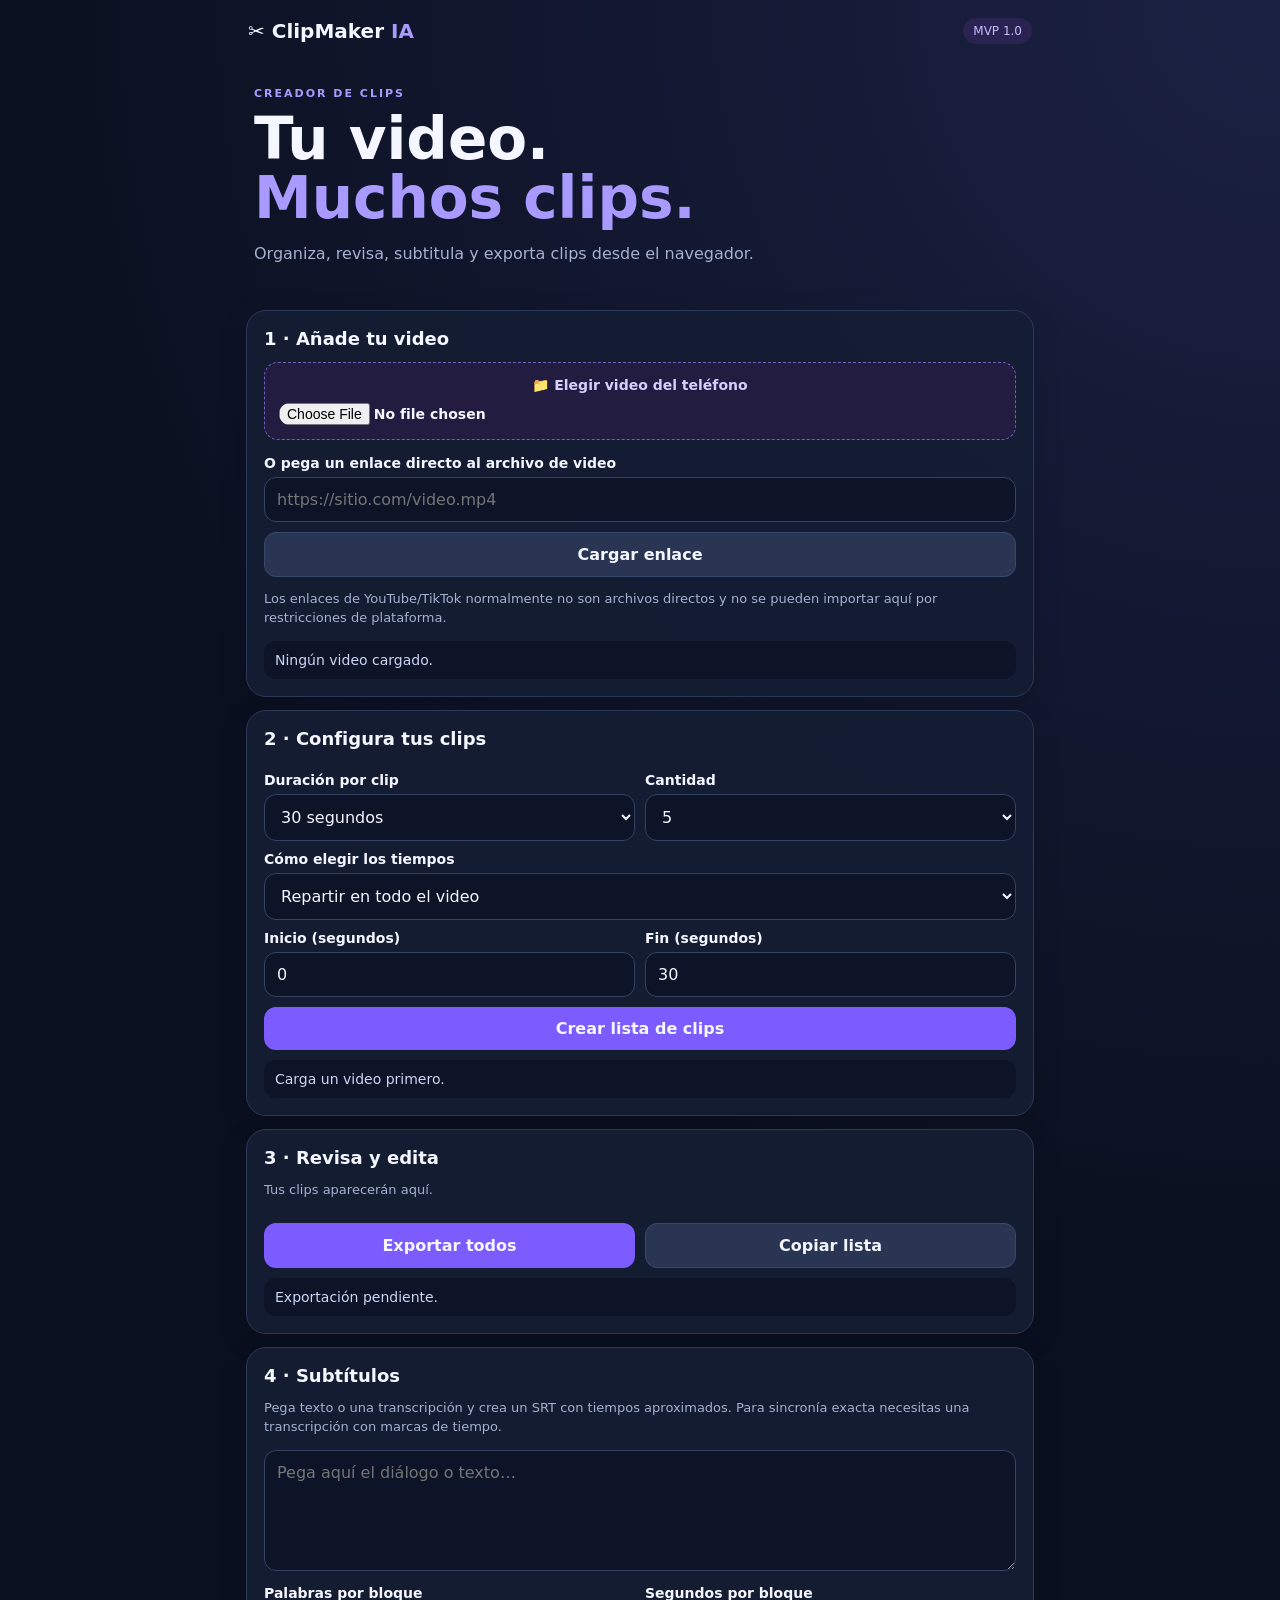
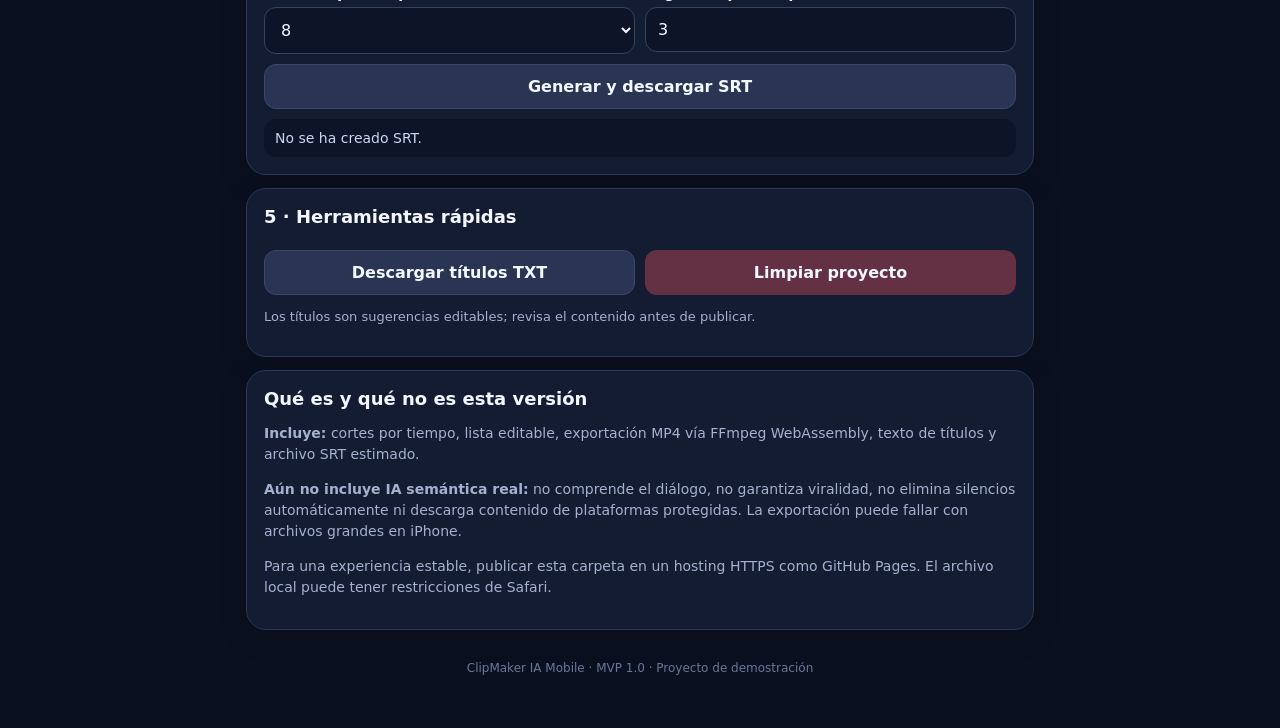
<file: index.html>
<!doctype html>
<html lang="es"><head>
<meta charset="utf-8"><meta name="viewport" content="width=device-width,initial-scale=1,viewport-fit=cover">
<meta name="theme-color" content="#10152a"><title>ClipMaker IA Mobile</title>
<link rel="manifest" href="manifest.json"><link rel="stylesheet" href="styles.css">
</head><body>
<header><div class="brand">✂️ <span>ClipMaker <b>IA</b></span></div><span class="version">MVP 1.0</span></header>
<main>
<section class="hero"><div class="eyebrow">CREADOR DE CLIPS</div><h1>Tu video.<br><em>Muchos clips.</em></h1><p>Organiza, revisa, subtitula y exporta clips desde el navegador.</p></section>
<section class="panel">
<h2>1 · Añade tu video</h2>
<label class="filebox">📁 Elegir video del teléfono<input id="videoFile" type="file" accept="video/*"></label>
<div class="field"><label for="videoUrl">O pega un enlace directo al archivo de video</label><input id="videoUrl" type="url" placeholder="https://sitio.com/video.mp4"><button id="loadUrl" class="secondary">Cargar enlace</button><p class="hint">Los enlaces de YouTube/TikTok normalmente no son archivos directos y no se pueden importar aquí por restricciones de plataforma.</p></div>
<video id="sourceVideo" controls playsinline hidden></video><div id="videoInfo" class="notice">Ningún video cargado.</div>
</section>
<section class="panel">
<h2>2 · Configura tus clips</h2><div class="two">
<div><label for="clipLength">Duración por clip</label><select id="clipLength"><option value="15">15 segundos</option><option value="30" selected>30 segundos</option><option value="45">45 segundos</option><option value="60">60 segundos</option></select></div>
<div><label for="clipCount">Cantidad</label><select id="clipCount"><option>3</option><option selected>5</option><option>10</option><option>15</option><option>20</option></select></div></div>
<label for="cutMode">Cómo elegir los tiempos</label><select id="cutMode"><option value="even">Repartir en todo el video</option><option value="start">Desde el inicio</option><option value="manual">Un solo corte manual</option></select>
<div id="manualBox" hidden class="two"><div><label>Inicio (segundos)</label><input id="manualStart" type="number" min="0" value="0"></div><div><label>Fin (segundos)</label><input id="manualEnd" type="number" min="1" value="30"></div></div>
<button id="makeCuts">Crear lista de clips</button><div id="cutStatus" class="notice">Carga un video primero.</div>
</section>
<section class="panel"><h2>3 · Revisa y edita</h2><div id="clipList"><p class="hint">Tus clips aparecerán aquí.</p></div><div class="actions"><button id="exportAll">Exportar todos</button><button id="copyList" class="secondary">Copiar lista</button></div><div id="exportStatus" class="notice">Exportación pendiente.</div></section>
<section class="panel"><h2>4 · Subtítulos</h2><p class="hint">Pega texto o una transcripción y crea un SRT con tiempos aproximados. Para sincronía exacta necesitas una transcripción con marcas de tiempo.</p><textarea id="transcript" rows="5" placeholder="Pega aquí el diálogo o texto…"></textarea><div class="two"><div><label>Palabras por bloque</label><select id="wordsPerBlock"><option>5</option><option selected>8</option><option>10</option></select></div><div><label>Segundos por bloque</label><input id="subtitleSecs" type="number" value="3" min="1" max="8"></div></div><button id="makeSrt" class="secondary">Generar y descargar SRT</button><div id="srtStatus" class="notice">No se ha creado SRT.</div></section>
<section class="panel"><h2>5 · Herramientas rápidas</h2><div class="two"><button id="downloadTitles" class="secondary">Descargar títulos TXT</button><button id="clearProject" class="danger">Limpiar proyecto</button></div><p class="hint">Los títulos son sugerencias editables; revisa el contenido antes de publicar.</p></section>
<section class="panel disclosure"><h2>Qué es y qué no es esta versión</h2><p><b>Incluye:</b> cortes por tiempo, lista editable, exportación MP4 vía FFmpeg WebAssembly, texto de títulos y archivo SRT estimado.</p><p><b>Aún no incluye IA semántica real:</b> no comprende el diálogo, no garantiza viralidad, no elimina silencios automáticamente ni descarga contenido de plataformas protegidas. La exportación puede fallar con archivos grandes en iPhone.</p><p>Para una experiencia estable, publicar esta carpeta en un hosting HTTPS como GitHub Pages. El archivo local puede tener restricciones de Safari.</p></section>
<footer>ClipMaker IA Mobile · MVP 1.0 · Proyecto de demostración</footer>
</main><script type="module" src="app.js"></script></body></html>
</file>
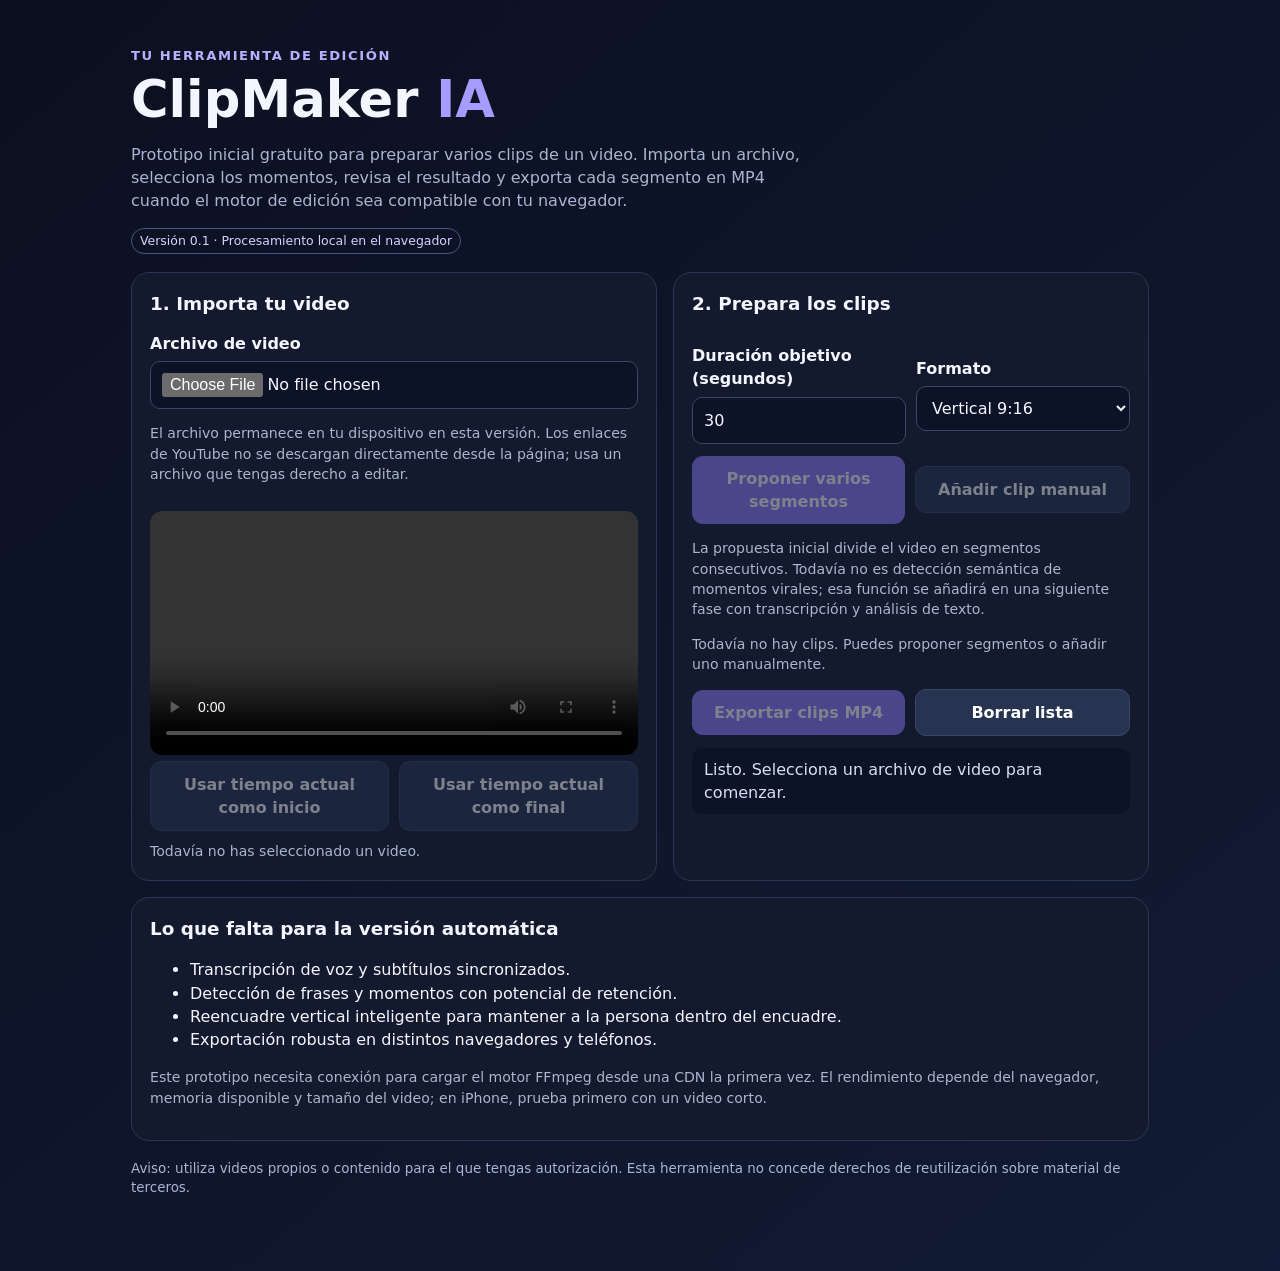
<file: clipmaker_ia_prototipo.html>
<!doctype html>
<html lang="es">
<head>
<meta charset="utf-8">
<meta name="viewport" content="width=device-width, initial-scale=1">
<title>ClipMaker IA — Prototipo</title>
<style>
:root{color-scheme:dark;--bg:#0b1020;--panel:#141b2e;--panel2:#1b2540;--text:#f4f6ff;--muted:#aab5d1;--accent:#8b7cff;--line:#2b3654}
*{box-sizing:border-box}body{margin:0;background:linear-gradient(140deg,#0b1020,#121b35);color:var(--text);font:16px/1.45 system-ui,-apple-system,Segoe UI,Roboto,sans-serif}
main{max-width:1050px;margin:auto;padding:22px 16px 60px}.hero{padding:24px 0 18px}.eyebrow{color:#b8b0ff;font-weight:700;font-size:.82rem;letter-spacing:.12em;text-transform:uppercase}
h1{font-size:clamp(2rem,6vw,3.2rem);line-height:1.05;margin:8px 0 12px}.sub{color:var(--muted);max-width:680px}
.grid{display:grid;grid-template-columns:1fr;gap:16px}@media(min-width:800px){.grid{grid-template-columns:1.05fr .95fr}}
.card{background:rgba(20,27,46,.95);border:1px solid var(--line);border-radius:18px;padding:18px;min-width:0}
h2{font-size:1.15rem;margin:0 0 14px}label{display:block;font-weight:650;margin:12px 0 6px}
input,select,button{font:inherit}input[type=file],input[type=number],input[type=text],select{width:100%;background:#0c1326;border:1px solid #3a4769;color:var(--text);border-radius:10px;padding:11px}
button{border:0;border-radius:11px;background:var(--accent);color:#fff;padding:11px 14px;font-weight:750;cursor:pointer}
button.secondary{background:#263452;border:1px solid #3a4769}button:disabled{opacity:.45;cursor:not-allowed}
.row{display:flex;gap:10px;align-items:center;flex-wrap:wrap}.row>*{flex:1}
video{width:100%;max-height:430px;background:#05070d;border-radius:12px;margin-top:12px}
.note{font-size:.88rem;color:var(--muted)}.status{padding:10px 12px;background:#0c1326;border-radius:10px;color:#d8ddf5;margin-top:12px;white-space:pre-wrap}
.clip{display:grid;grid-template-columns:1fr 1fr auto;gap:8px;align-items:end;border-top:1px solid var(--line);padding:12px 0}
.clip label{font-size:.83rem;margin-top:0}.clip input{padding:9px}
.cliplist{margin-top:8px}.tag{display:inline-block;border:1px solid #4a5680;border-radius:99px;padding:3px 8px;color:#d6d1ff;font-size:.78rem}
a{color:#c8c1ff}.foot{color:var(--muted);font-size:.84rem;margin-top:18px}
</style>
</head>
<body>
<main>
  <header class="hero">
    <div class="eyebrow">Tu herramienta de edición</div>
    <h1>ClipMaker <span style="color:#a69bff">IA</span></h1>
    <p class="sub">Prototipo inicial gratuito para preparar varios clips de un video. Importa un archivo, selecciona los momentos, revisa el resultado y exporta cada segmento en MP4 cuando el motor de edición sea compatible con tu navegador.</p>
    <span class="tag">Versión 0.1 · Procesamiento local en el navegador</span>
  </header>
  <div class="grid">
    <section class="card">
      <h2>1. Importa tu video</h2>
      <label for="file">Archivo de video</label>
      <input id="file" type="file" accept="video/*">
      <p class="note">El archivo permanece en tu dispositivo en esta versión. Los enlaces de YouTube no se descargan directamente desde la página; usa un archivo que tengas derecho a editar.</p>
      <video id="preview" controls playsinline></video>
      <div class="row">
        <button id="useTime" class="secondary" disabled>Usar tiempo actual como inicio</button>
        <button id="endTime" class="secondary" disabled>Usar tiempo actual como final</button>
      </div>
      <div id="videoInfo" class="note" style="margin-top:10px">Todavía no has seleccionado un video.</div>
    </section>
    <section class="card">
      <h2>2. Prepara los clips</h2>
      <div class="row">
        <div><label for="duration">Duración objetivo (segundos)</label><input id="duration" type="number" min="5" max="180" value="30"></div>
        <div><label for="ratio">Formato</label><select id="ratio"><option value="9:16">Vertical 9:16</option><option value="original">Conservar formato original</option></select></div>
      </div>
      <div class="row" style="margin-top:12px">
        <button id="suggest" disabled>Proponer varios segmentos</button>
        <button id="add" class="secondary" disabled>Añadir clip manual</button>
      </div>
      <p class="note">La propuesta inicial divide el video en segmentos consecutivos. Todavía no es detección semántica de momentos virales; esa función se añadirá en una siguiente fase con transcripción y análisis de texto.</p>
      <div id="clips" class="cliplist"></div>
      <div class="row" style="margin-top:14px">
        <button id="export" disabled>Exportar clips MP4</button>
        <button id="clear" class="secondary">Borrar lista</button>
      </div>
      <div id="status" class="status" role="status">Listo. Selecciona un archivo de video para comenzar.</div>
      <div id="downloads"></div>
    </section>
  </div>
  <section class="card" style="margin-top:16px">
    <h2>Lo que falta para la versión automática</h2>
    <ul>
      <li>Transcripción de voz y subtítulos sincronizados.</li>
      <li>Detección de frases y momentos con potencial de retención.</li>
      <li>Reencuadre vertical inteligente para mantener a la persona dentro del encuadre.</li>
      <li>Exportación robusta en distintos navegadores y teléfonos.</li>
    </ul>
    <p class="note">Este prototipo necesita conexión para cargar el motor FFmpeg desde una CDN la primera vez. El rendimiento depende del navegador, memoria disponible y tamaño del video; en iPhone, prueba primero con un video corto.</p>
  </section>
  <p class="foot">Aviso: utiliza videos propios o contenido para el que tengas autorización. Esta herramienta no concede derechos de reutilización sobre material de terceros.</p>
</main>
<script type="module">
const $ = id => document.getElementById(id);
const fileInput=$('file'), video=$('preview'), status=$('status'), clipsEl=$('clips');
let sourceFile=null, objectUrl=null, clips=[], nextId=1, ffmpeg=null, ffmpegLoading=null;
function say(msg){status.textContent=msg}
function fmt(n){return Number(n).toFixed(2)}
function escapeHtml(s){return String(s).replace(/[&<>"']/g,c=>({'&':'&amp;','<':'&lt;','>':'&gt;','"':'&quot;',"'":'&#39;'}[c]))}
function renderClips(){
 clipsEl.innerHTML='';
 if(!clips.length){clipsEl.innerHTML='<p class="note">Todavía no hay clips. Puedes proponer segmentos o añadir uno manualmente.</p>';return}
 clips.forEach(c=>{
  const d=document.createElement('div');d.className='clip';
  d.innerHTML=`<div><label>Inicio (s)</label><input type="number" min="0" step="0.1" value="${c.start}" data-id="${c.id}" data-field="start"></div><div><label>Final (s)</label><input type="number" min="0" step="0.1" value="${c.end}" data-id="${c.id}" data-field="end"></div><button class="secondary" data-delete="${c.id}" aria-label="Eliminar clip">Quitar</button>`;
  clipsEl.appendChild(d);
 });
}
function addClip(start=0,end=Math.min(30,video.duration||30)){clips.push({id:nextId++,start:Number(start.toFixed(2)),end:Number(end.toFixed(2))});renderClips()}
fileInput.addEventListener('change',()=>{
 const f=fileInput.files?.[0];if(!f)return;
 if(objectUrl)URL.revokeObjectURL(objectUrl);
 sourceFile=f;objectUrl=URL.createObjectURL(f);video.src=objectUrl;clips=[];renderClips();
 $('videoInfo').textContent=`${f.name} · ${(f.size/1024/1024).toFixed(1)} MB`;
 say('Video cargado. Espera a que el navegador lea su duración.');
 video.onloadedmetadata=()=>{const dur=video.duration;$('videoInfo').textContent=`${f.name} · ${(f.size/1024/1024).toFixed(1)} MB · ${fmt(dur)} segundos`;['suggest','add','useTime','endTime','export'].forEach(id=>$(id).disabled=false);say('Video listo. Puedes proponer segmentos o crear los tuyos.');};
 video.onerror=()=>say('No se pudo abrir este formato en el navegador. Prueba con MP4 H.264.');
});
$('suggest').addEventListener('click',()=>{
 if(!video.duration||!Number.isFinite(video.duration))return;
 const target=Math.max(5,Math.min(180,Number($('duration').value)||30));
 clips=[];let start=0;while(start<video.duration-0.25){let end=Math.min(video.duration,start+target);clips.push({id:nextId++,start:Number(start.toFixed(2)),end:Number(end.toFixed(2))});start=end}
 renderClips();say(`Se propusieron ${clips.length} segmentos consecutivos. Revísalos antes de exportar; no son una predicción de viralidad.`);
});
$('add').addEventListener('click',()=>{if(!video.duration)return;addClip(Math.max(0,video.currentTime),Math.min(video.duration,video.currentTime+Math.max(5,Number($('duration').value)||30)));say('Clip añadido. Ajusta inicio y final si lo necesitas.')});
$('useTime').addEventListener('click',()=>{if(!clips.length)addClip(video.currentTime,Math.min(video.duration,video.currentTime+30));else{clips[clips.length-1].start=Number(video.currentTime.toFixed(2));renderClips()}});
$('endTime').addEventListener('click',()=>{if(!clips.length)addClip(Math.max(0,video.currentTime-30),video.currentTime);else{clips[clips.length-1].end=Number(video.currentTime.toFixed(2));renderClips()}});
clipsEl.addEventListener('change',e=>{const input=e.target;if(!input.dataset.field)return;const c=clips.find(x=>x.id===Number(input.dataset.id));if(c){c[input.dataset.field]=Number(input.value);}});
clipsEl.addEventListener('click',e=>{const id=Number(e.target.dataset.delete);if(id){clips=clips.filter(c=>c.id!==id);renderClips()}});
$('clear').addEventListener('click',()=>{clips=[];renderClips();$('downloads').innerHTML='';say('Lista de clips borrada.')});
async function loadFFmpeg(){
 if(ffmpeg)return ffmpeg;if(ffmpegLoading)return ffmpegLoading;
 ffmpegLoading=(async()=>{
  say('Cargando motor de exportación FFmpeg. La primera carga puede tardar.');
  const {FFmpeg}=await import('https://cdn.jsdelivr.net/npm/@ffmpeg/ffmpeg@0.12.10/dist/esm/index.js');
  const {toBlobURL}=await import('https://cdn.jsdelivr.net/npm/@ffmpeg/util@0.12.1/dist/esm/index.js');
  const instance=new FFmpeg();
  instance.on('log',({message})=>{if(message)status.textContent='Procesando… '+message.slice(-160)});
  const base='https://cdn.jsdelivr.net/npm/@ffmpeg/core@0.12.6/dist/umd';
  await instance.load({coreURL:await toBlobURL(base+'/ffmpeg-core.js','text/javascript'),wasmURL:await toBlobURL(base+'/ffmpeg-core.wasm','application/wasm')});
  ffmpeg=instance;return instance;
 })();
 try{return await ffmpegLoading}catch(e){ffmpegLoading=null;throw e}
}
$('export').addEventListener('click',async()=>{
 if(!sourceFile||!clips.length)return;
 const valid=clips.filter(c=>Number.isFinite(c.start)&&Number.isFinite(c.end)&&c.start>=0&&c.end>c.start&&c.end<=video.duration+0.1);
 if(!valid.length){say('Revisa los tiempos: el final debe ser mayor que el inicio y estar dentro del video.');return}
 $('export').disabled=true;$('downloads').innerHTML='';
 try{
  const engine=await loadFFmpeg();
  const inputName='input_'+sourceFile.name.replace(/[^a-zA-Z0-9._-]/g,'_');
  await engine.writeFile(inputName,new Uint8Array(await sourceFile.arrayBuffer()));
  for(let i=0;i<valid.length;i++){
   const c=valid[i],out=`clip_${String(i+1).padStart(2,'0')}.mp4`,duration=Math.max(.1,c.end-c.start);
   say(`Exportando clip ${i+1} de ${valid.length}…`);
   let args=['-ss',String(c.start),'-i',inputName,'-t',String(duration)];
   if($('ratio').value==='9:16')args.push('-vf',"scale=720:1280:force_original_aspect_ratio=increase,crop=720:1280");
   args.push('-c:v','libx264','-preset','ultrafast','-crf','25','-c:a','aac','-b:a','128k','-movflags','+faststart',out);
   await engine.exec(args);
   const data=await engine.readFile(out);const blob=new Blob([data.buffer],{type:'video/mp4'});const url=URL.createObjectURL(blob);
   const link=document.createElement('a');link.href=url;link.download=out;link.textContent=`Descargar clip ${i+1} (${fmt(c.start)}–${fmt(c.end)} s)`;link.style.display='block';link.style.margin='10px 0';$('downloads').appendChild(link);
  }
  say(`Listo: ${valid.length} clip(s) exportados. Usa los enlaces para guardarlos.`);
 }catch(e){console.error(e);say('No se pudo exportar en este navegador. Prueba con un video MP4 corto y un navegador actualizado. Detalle: '+(e?.message||e))}
 finally{$('export').disabled=false}
});
renderClips();
</script>
</body>
</html>
</file>
<file: styles.css>
*{box-sizing:border-box} :root{--bg:#0b1020;--panel:#151d33;--border:#2b3857;--text:#f4f7ff;--muted:#a4b1cf;--purple:#7c5cff;--green:#27c995}
body{margin:0;background:radial-gradient(circle at top right,#1b2143 0,#0b1020 48%);color:var(--text);font:16px system-ui,-apple-system,BlinkMacSystemFont,sans-serif}
header{max-width:820px;margin:auto;padding:18px 18px 8px;display:flex;justify-content:space-between;align-items:center}.brand{font-size:20px;font-weight:800}.brand b{color:#a99aff}.version{font-size:12px;color:#c7bcff;background:#2a2251;border-radius:50px;padding:6px 10px}
main{max-width:820px;margin:auto;padding:10px 16px 35px}.hero{padding:25px 8px 18px}.eyebrow{font-size:11px;letter-spacing:2px;color:#a99aff;font-weight:800}.hero h1{font-size:clamp(36px,8vw,58px);line-height:1.02;margin:10px 0}.hero h1 em{font-style:normal;color:#a99aff}.hero p{color:var(--muted);max-width:500px}
.panel{background:rgba(21,29,51,.94);border:1px solid var(--border);border-radius:20px;padding:17px;margin:13px 0;box-shadow:0 8px 30px #0002}.panel h2{font-size:18px;margin:0 0 13px}.field{margin-top:15px}
label{display:block;font-weight:650;font-size:14px;margin:10px 0 6px}input,select,textarea,button{font:inherit;color:var(--text);background:#0d1428;border:1px solid #354261;border-radius:12px;padding:12px;width:100%;min-width:0}textarea{resize:vertical}button{border:0;background:var(--purple);font-weight:750;cursor:pointer;margin-top:10px}button.secondary{background:#293553;border:1px solid #3a496b}button.danger{background:#633044}.filebox{display:block;border:1px dashed #7161bd;background:#211c40;border-radius:14px;padding:14px;text-align:center;color:#d6ceff}.filebox input{margin-top:10px;border:0;background:transparent;padding:0}.two{display:grid;grid-template-columns:1fr 1fr;gap:10px}.hint{font-size:13px;color:var(--muted);line-height:1.45}.notice{background:#0d1428;border-radius:12px;padding:11px;color:#cbd6f2;margin-top:10px;white-space:pre-wrap;font-size:14px}video{width:100%;max-height:360px;background:#000;border-radius:14px;margin-top:12px}.clip{border:1px solid #354261;border-radius:15px;padding:13px;margin:10px 0}.clip h3{margin:0;color:#cfc4ff;font-size:15px}.clip .time{font-size:12px;color:var(--muted);margin:5px 0}.clip button{margin-top:7px}.actions{display:grid;grid-template-columns:1fr 1fr;gap:10px}.disclosure p{font-size:14px;color:var(--muted);line-height:1.5}footer{text-align:center;color:#687797;font-size:12px;padding:18px}
@media(max-width:430px){.two{gap:7px}.panel{padding:14px}.hero{padding-top:18px}}
</file>
